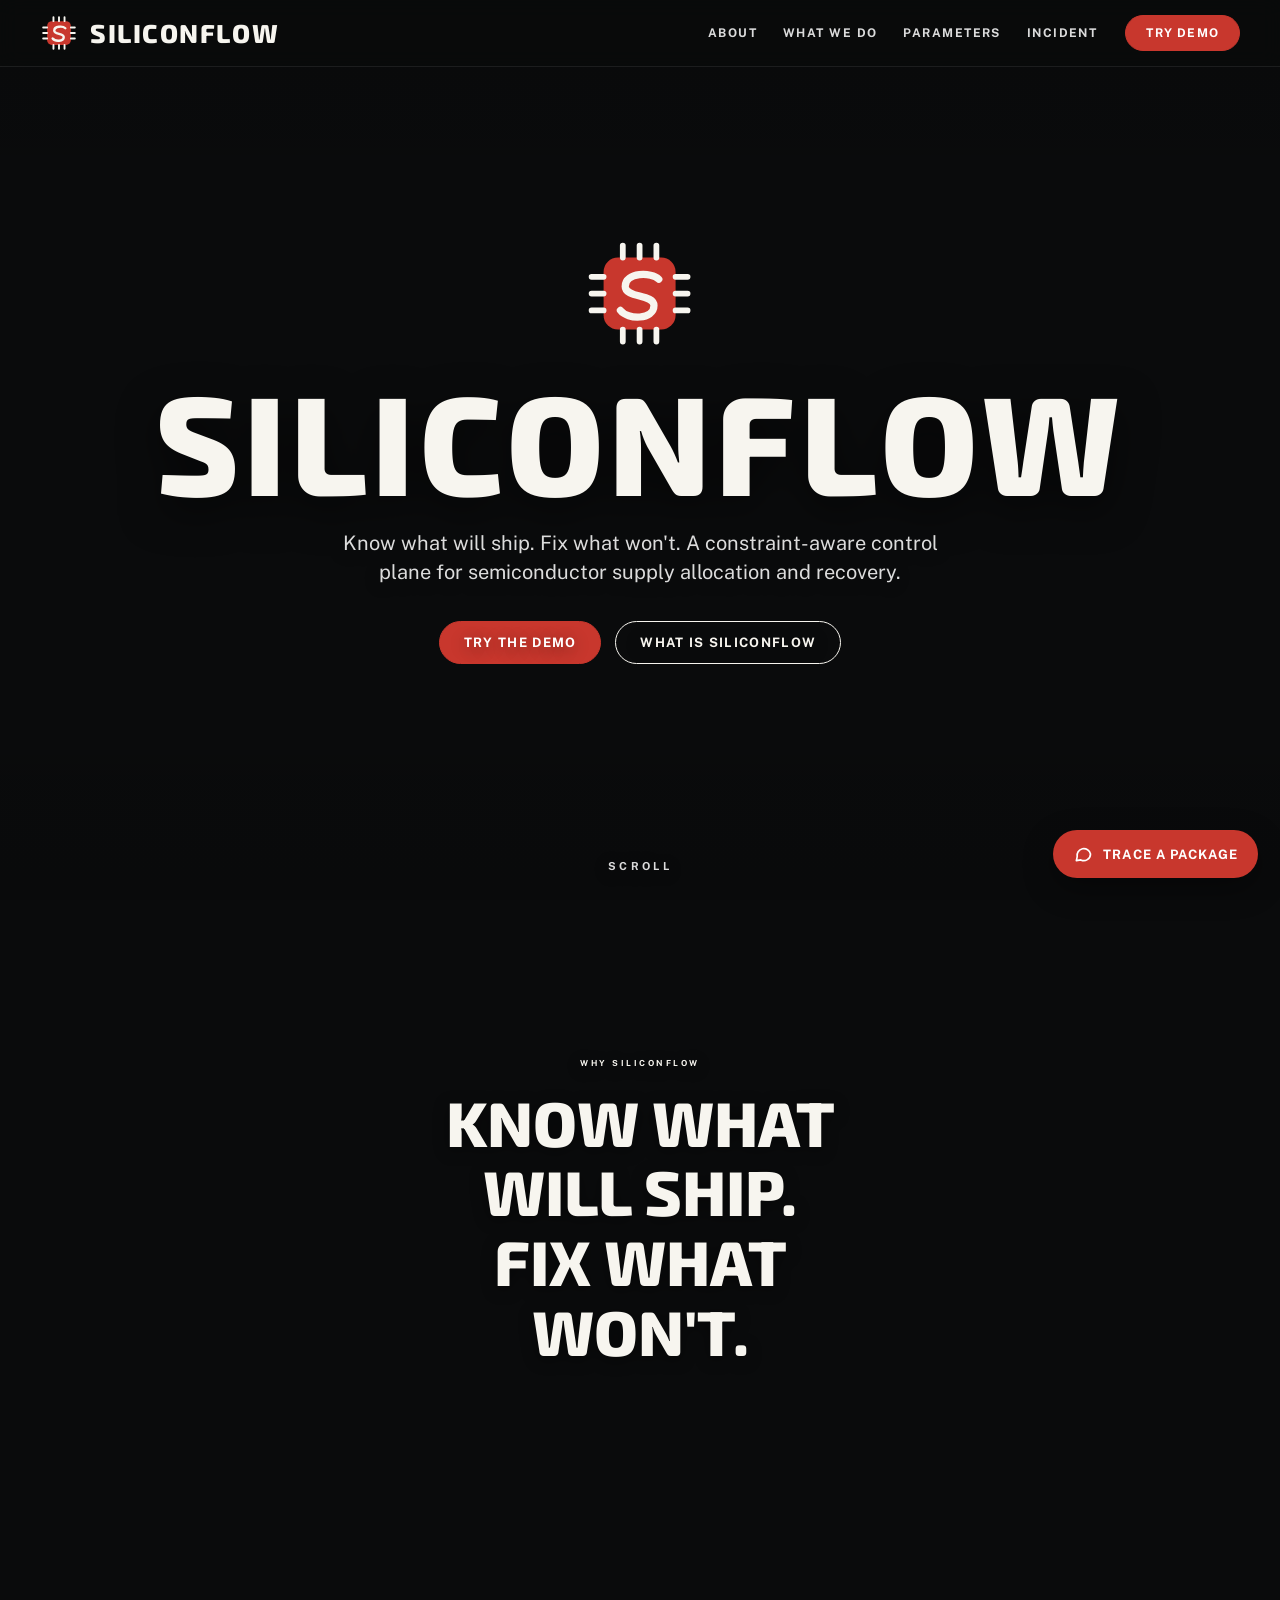
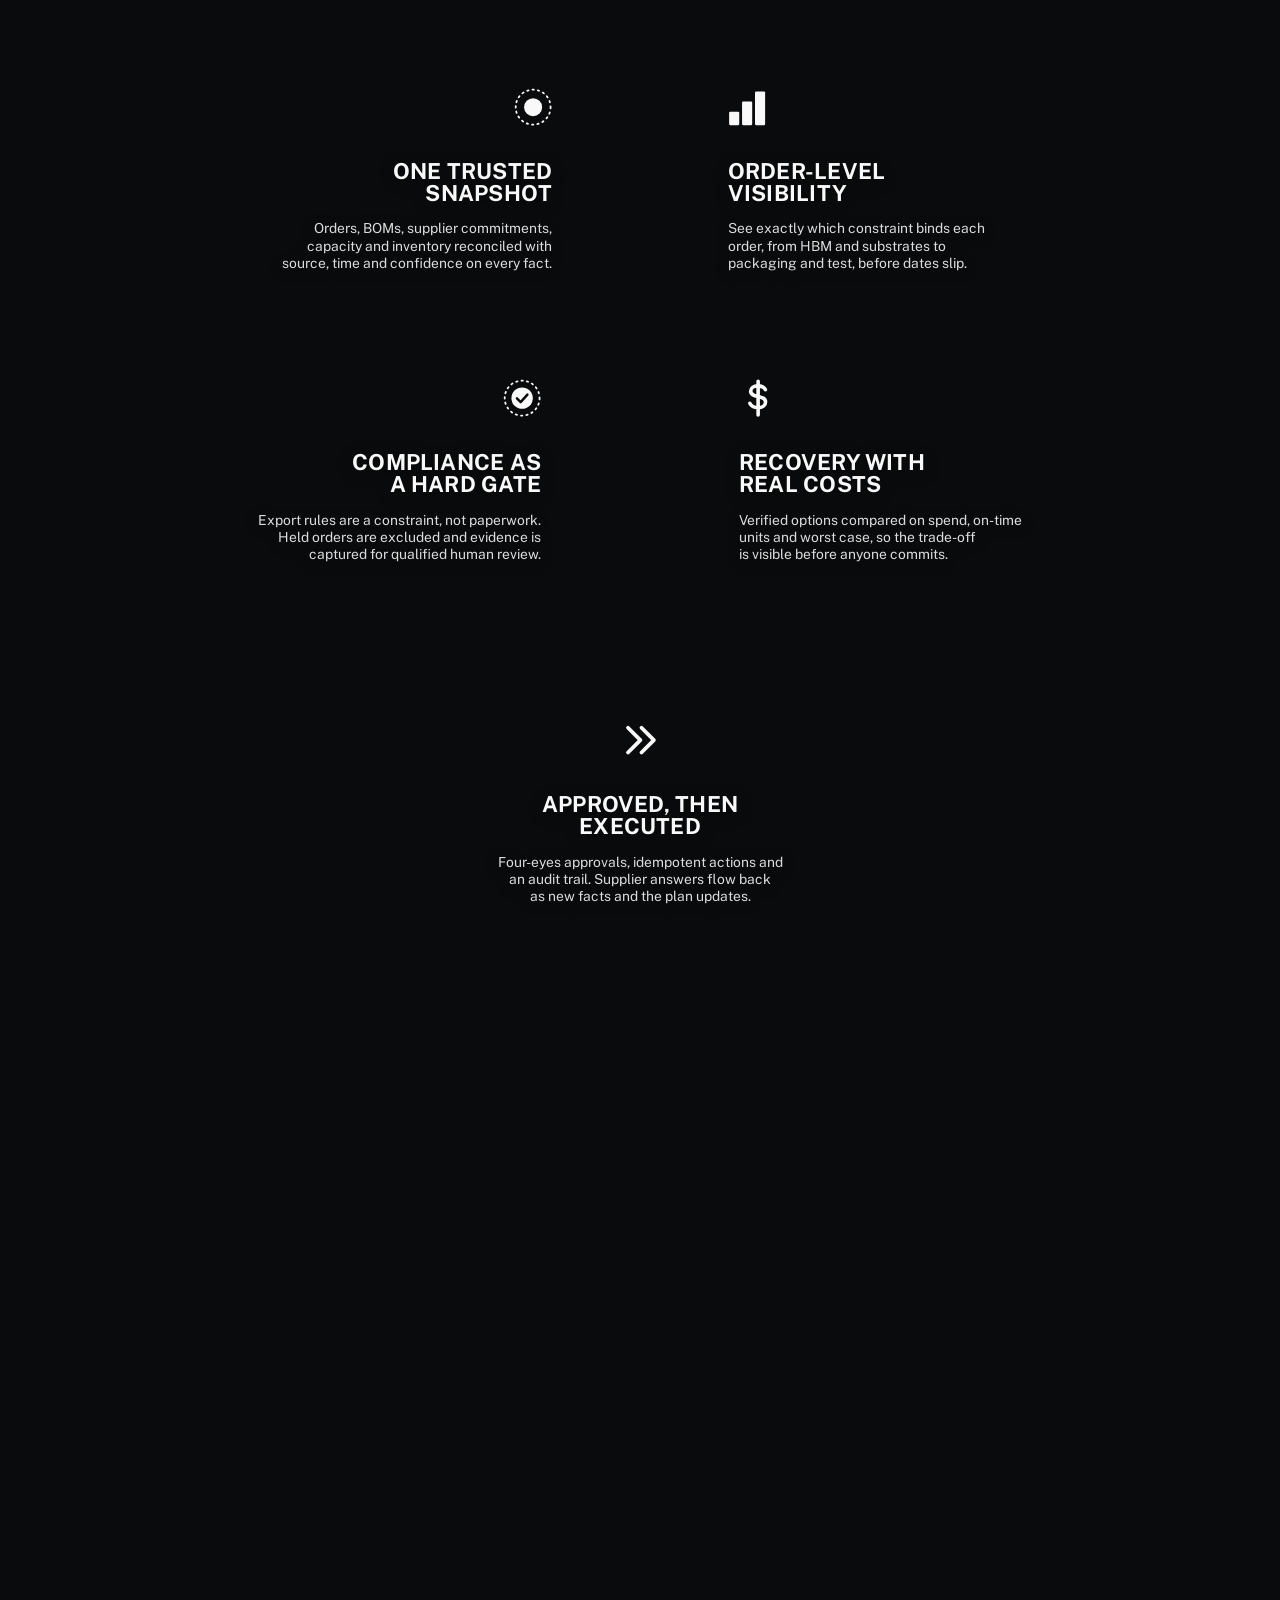
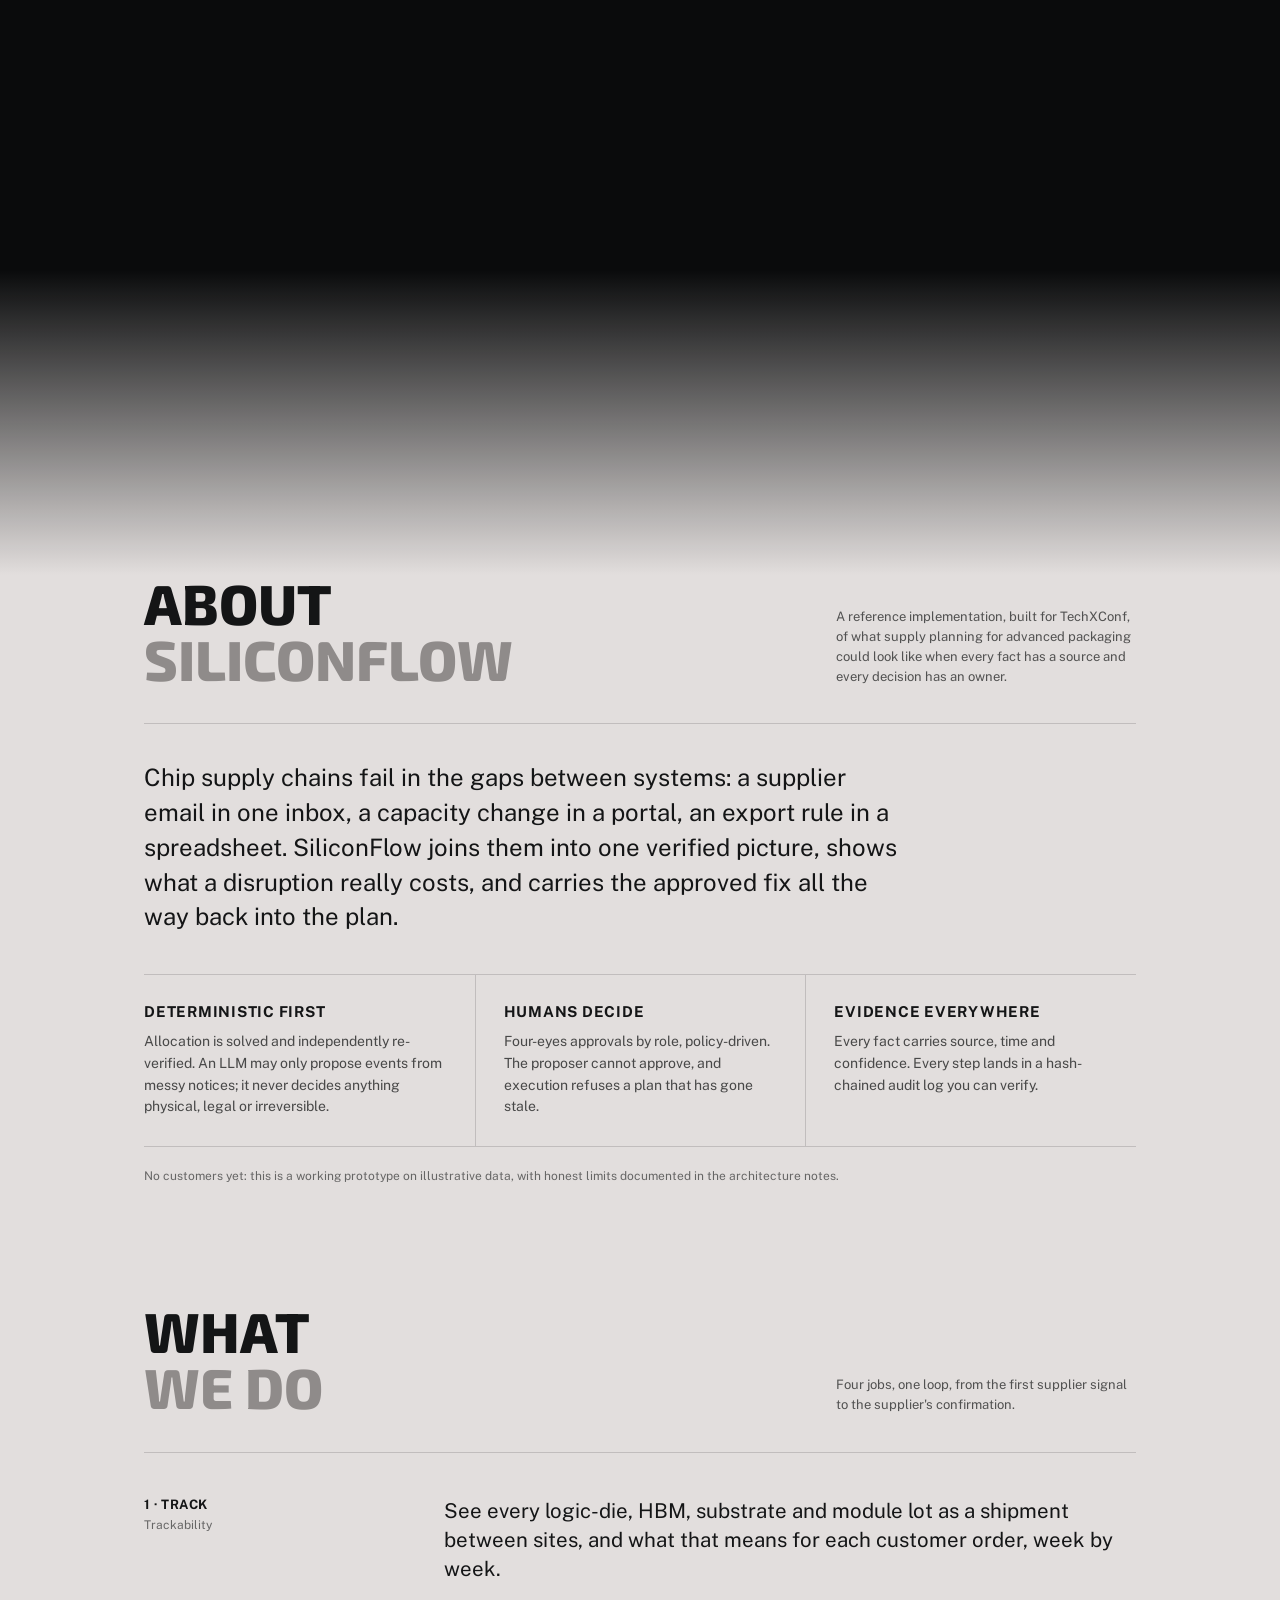
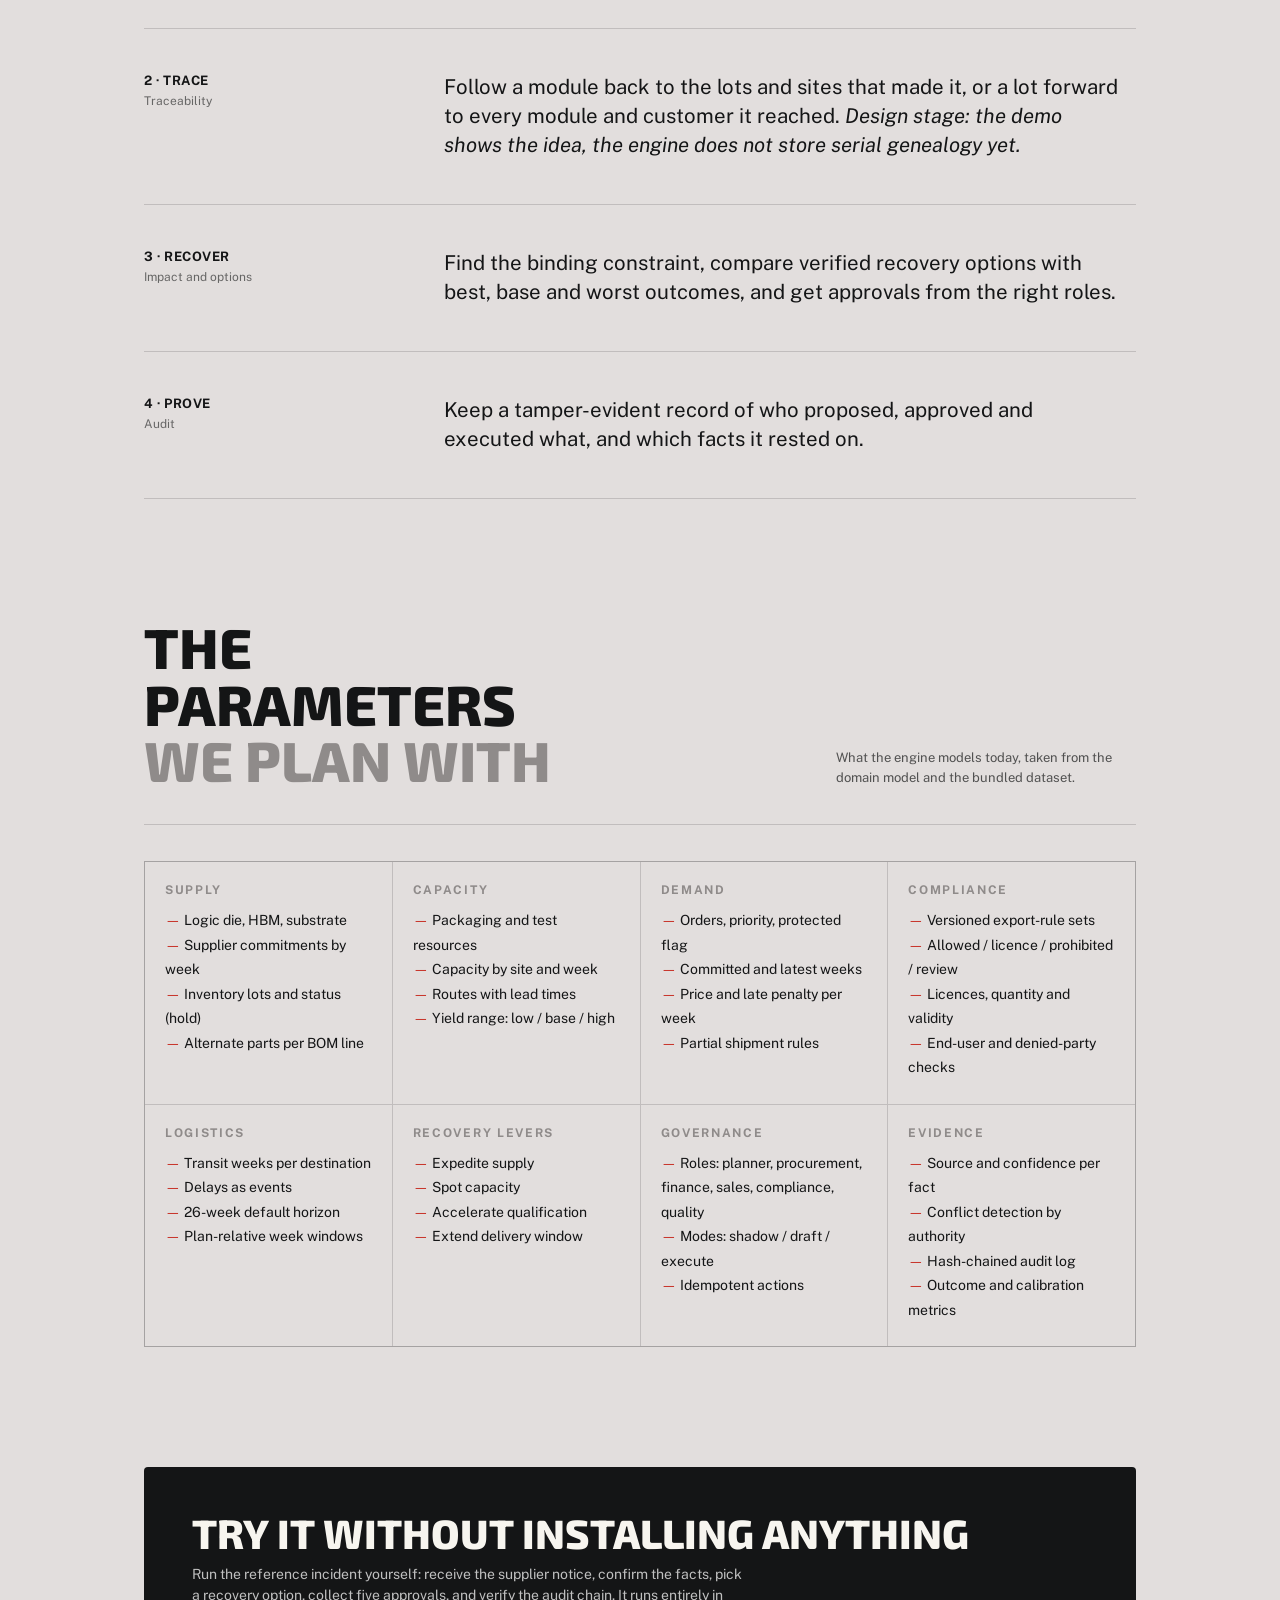
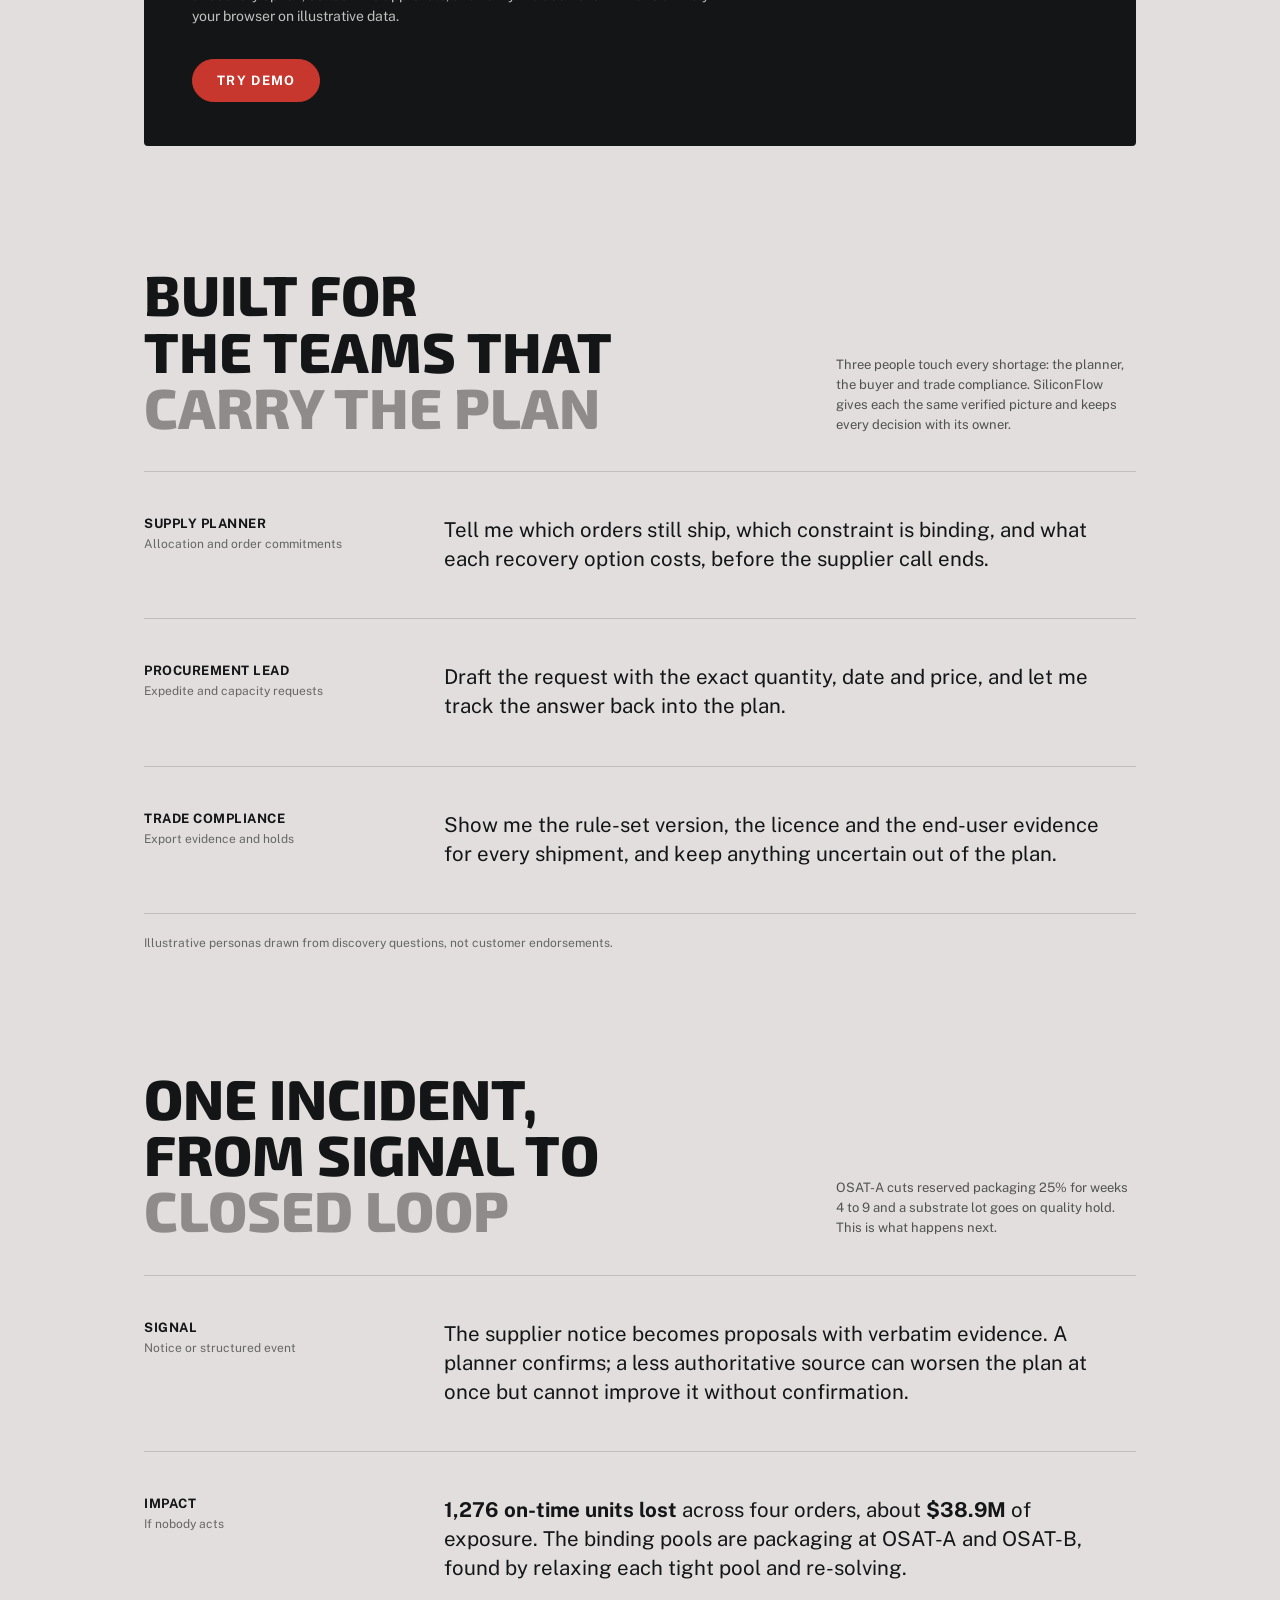
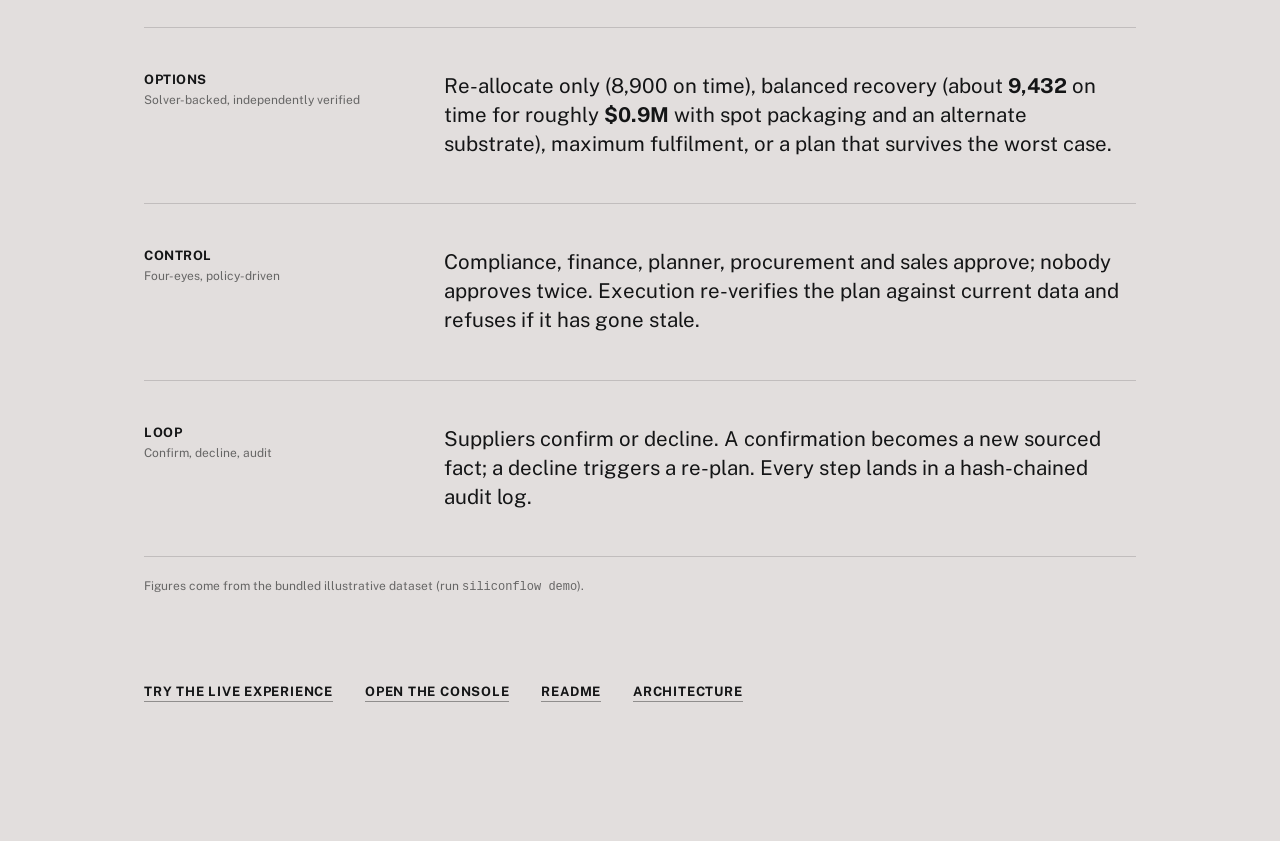
<file: ui/index.html>
<!doctype html>
<html lang="en">
<head>
<meta charset="utf-8">
<meta name="viewport" content="width=device-width, initial-scale=1">
<title>SiliconFlow - Know what will ship. Fix what won't.</title>
<meta name="description" content="SiliconFlow is a constraint-aware control plane for semiconductor supply allocation and recovery: find the binding constraint, compare verified recovery options, and carry the approved one out with a full audit trail.">
<link rel="preconnect" href="https://fonts.googleapis.com">
<link rel="preconnect" href="https://fonts.gstatic.com" crossorigin>
<link href="https://fonts.googleapis.com/css2?family=Exo+2:wght@800&family=Public+Sans:wght@400;700&display=swap" rel="stylesheet">
<style>
  :root {
    --u: min(100vh / 800, 100vw / 716);          /* 1280x800 design frame; 800 design px = one viewport height */
    --cream: #F7F5EF;
    --white: #F9F9F9;
    --body: rgba(249, 249, 249, .88);
    --track: #0a0b0c;
    --cloud: #e2dedd;
    --ink: #141516;
    --display: "Exo 2", "Arial Black", Impact, system-ui, sans-serif;
    --ui: "Public Sans", system-ui, -apple-system, "Segoe UI", Roboto, sans-serif;
  }
  @media (max-width: 609px), (max-aspect-ratio: 1/1) { :root { --u: min(100vw / 390, 1.6px); } }

  * { box-sizing: border-box; }
  html { background: var(--cloud); }
  body { margin: 0; background: var(--cloud); color: var(--ink); font-family: var(--ui); overflow-x: hidden; -webkit-font-smoothing: antialiased; }

  /* ---------- track + sticky scene ---------- */
  .track { position: relative; background: var(--track); overflow-x: clip; min-height: 300vh; }
  .scene { position: sticky; top: 0; height: 100vh; height: 100lvh; overflow: hidden; background: var(--track); }
  .scene video { position: absolute; inset: 0; width: 100%; height: 100%; object-fit: cover; display: block; }
  .scene::after { content: ""; position: absolute; inset: 0; pointer-events: none;
    background: linear-gradient(to bottom, rgba(0,0,0,.12), rgba(0,0,0,.02) 22%, rgba(0,0,0,.02) 78%, rgba(0,0,0,.10)); }

  /* ---------- scrolling content ---------- */
  .content { position: absolute; top: 0; left: 0; right: 0; color: var(--white); z-index: 2; pointer-events: none; }
  .content a, .content * { pointer-events: auto; }
  .content, .content * { text-shadow: 0 calc(3 * var(--u)) calc(14 * var(--u)) rgba(0,0,0,.45); }

  .intro { position: absolute; top: calc(940vh / 8); left: 50%; transform: translateX(-50%); width: calc(1280 * var(--u)); text-align: center; }
  .eyebrow { margin: 0 0 calc(18 * var(--u)); font: 700 calc(7.4 * var(--u)) / 1.2 var(--ui); letter-spacing: .304em; color: var(--cream); text-transform: uppercase; }
  .headline { margin: 0; font: 800 calc(56 * var(--u)) / calc(62 * var(--u)) var(--display); text-transform: uppercase; color: var(--cream);
    text-shadow: 0 calc(12 * var(--u)) calc(32 * var(--u)) rgba(0,0,0,.5); }
  .headline span { display: block; white-space: nowrap; }

  .feat { position: absolute; width: calc(300 * var(--u)); }
  .feat .icon { display: block; width: calc(34 * var(--u)); height: calc(34 * var(--u)); margin-bottom: calc(30 * var(--u)); color: var(--white); }
  .feat .icon svg { width: 100%; height: 100%; display: block; overflow: visible; }
  .feat h3 { margin: 0 0 calc(14 * var(--u)); font: 700 calc(19.6 * var(--u)) / calc(20 * var(--u)) var(--ui); text-transform: uppercase; color: var(--white); letter-spacing: .01em; }
  .feat p { margin: 0; font: 400 calc(12.3 * var(--u)) / calc(15.4 * var(--u)) var(--ui); color: var(--body); }
  .feat h3 span, .feat p span { display: block; white-space: nowrap; }
  .feat.l { text-align: right; }
  .feat.l .icon { margin-left: auto; }
  .feat.r { text-align: left; }
  .feat.c { text-align: center; left: 50%; transform: translateX(-50%); }
  .feat.c .icon { margin-left: auto; margin-right: auto; }

  .r1.l { top: calc(1500vh / 8); left: calc(50% - 78 * var(--u) - 300 * var(--u)); }
  .r1.r { top: calc(1500vh / 8); left: calc(50% + 78 * var(--u)); }
  .r2.l { top: calc(1759vh / 8); left: calc(50% - 88 * var(--u) - 300 * var(--u)); }
  .r2.r { top: calc(1759vh / 8); left: calc(50% + 88 * var(--u)); }
  .r3.c { top: calc(2063vh / 8); }

  /* ---------- portrait ---------- */
  @media (max-width: 609px), (max-aspect-ratio: 1/1) {
    .content { padding: 112vh 22px 0; display: flex; flex-direction: column; align-items: center; }
    .intro, .feat { position: static; transform: none; width: auto; max-width: 100%; left: auto; top: auto; text-align: center; }
    .intro { margin-bottom: 24vh; }
    .headline { font-size: clamp(34px, calc(46 * var(--u)), 72px); line-height: 1.1; }
    .headline span { white-space: normal; }
    .eyebrow { font-size: 11px; }
    .feat + .feat { margin-top: 16vh; }
    .feat.l, .feat.r, .feat.c { text-align: center; left: auto; transform: none; }
    .feat .icon, .feat.l .icon { width: 40px; height: 40px; margin: 0 auto 22px; }
    .feat h3 { font-size: 20px; line-height: 1.15; margin-bottom: 12px; }
    .feat p { font-size: 14px; line-height: 1.5; }
    .feat h3 span, .feat p span { display: inline; white-space: normal; }
    .feat h3 span::after, .feat p span::after { content: " "; }
    .content, .content * { text-shadow: 0 2px 12px rgba(0,0,0,.5); }
    .headline { text-shadow: 0 6px 20px rgba(0,0,0,.5); }
  }

  /* ---------- text section ---------- */
  .trust { position: relative; z-index: 3; margin-top: -34vh; color: var(--ink); background: var(--cloud); }
  .trust::before { content: ""; position: absolute; left: 0; right: 0; top: 0; height: 34vh; transform: translateY(-100%); pointer-events: none;
    background: linear-gradient(to bottom, rgba(226,222,221,0), var(--cloud)); }
  .trust-in { max-width: 1120px; margin: 0 auto; padding: 0 64px 140px; }
  .trust-in > .block + .block { margin-top: 120px; }
  .thead { display: grid; grid-template-columns: 1fr 300px; gap: 40px; align-items: end; padding-bottom: 36px; border-bottom: 1px solid rgba(20,21,22,.16); }
  .thead h2 { margin: 0; font: 800 clamp(34px, 4.4vw, 60px) / 1 var(--display); text-transform: uppercase; }
  .thead h2 span { display: block; }
  .thead h2 span:last-child { color: #8f8b8a; }
  .thead p { margin: 0; font-size: 13px; line-height: 1.55; color: rgba(20,21,22,.7); }
  .row { display: grid; grid-template-columns: 260px 1fr; gap: 40px; padding: 44px 0; border-bottom: 1px solid rgba(20,21,22,.16); }
  .row .who b { display: block; font-size: 13px; font-weight: 700; text-transform: uppercase; letter-spacing: .04em; }
  .row .who i { display: block; margin-top: 6px; font-style: normal; font-size: 12px; color: rgba(20,21,22,.6); }
  .row q, .row .what { display: block; max-width: 680px; margin: 0; quotes: none; font-size: clamp(17px, 1.6vw, 21px); line-height: 1.42; font-weight: 400; }
  .row .what b { font-weight: 700; }
  .caption { margin: 22px 0 0; font-size: 12px; color: rgba(20,21,22,.6); }
  .foot { margin-top: 90px; display: flex; flex-wrap: wrap; gap: 12px 32px; font-size: 13px; font-weight: 700; text-transform: uppercase; letter-spacing: .06em; }
  .foot a { color: var(--ink); text-decoration: none; border-bottom: 1px solid rgba(20,21,22,.4); padding-bottom: 2px; }
  .foot a:hover { border-color: var(--ink); }
  @media (max-width: 760px) {
    .trust-in { padding: 0 22px 100px; }
    .thead { grid-template-columns: 1fr; gap: 18px; }
    .row { grid-template-columns: 1fr; gap: 14px; padding: 32px 0; }
  }

  /* ---------- nav + hero ---------- */
  .logo { display: inline-flex; align-items: center; gap: 12px; color: var(--cream); text-decoration: none; }
  .logo svg { width: 38px; height: 38px; flex: none; }
  .logo b { font: 800 26px/1 var(--display); letter-spacing: .06em; text-transform: uppercase; }
  .topnav { position: fixed; top: 0; left: 0; right: 0; z-index: 10; display: flex; align-items: center; gap: 28px; padding: 14px 40px;
    background: rgba(10,11,12,.55); -webkit-backdrop-filter: blur(10px); backdrop-filter: blur(10px); border-bottom: 1px solid rgba(255,255,255,.08); }
  .topnav .links { display: flex; gap: 26px; margin-left: auto; }
  .topnav .links a { color: var(--body); text-decoration: none; font: 700 12px/1 var(--ui); letter-spacing: .12em; text-transform: uppercase; }
  .topnav .links a:hover { color: #fff; }
  .btn { display: inline-block; text-decoration: none; font: 700 13px/1 var(--ui); letter-spacing: .1em; text-transform: uppercase; padding: 14px 24px; border-radius: 999px; border: 1.5px solid var(--cream); color: var(--cream); }
  .btn.solid { background: #c8372d; border-color: #c8372d; color: #fff; }
  .btn:hover { filter: brightness(1.12); }
  .topnav .btn { padding: 11px 20px; font-size: 12px; }
  .hero { position: absolute; top: 0; left: 0; right: 0; height: 100vh; display: flex; flex-direction: column; align-items: center; justify-content: center; text-align: center; padding: 0 24px; }
  .hero .mark { width: clamp(72px, 9vw, 120px); height: auto; margin-bottom: 22px; }
  .hero h1 { margin: 0; font: 800 clamp(48px, 11vw, 168px) / .95 var(--display); letter-spacing: .03em; text-transform: uppercase; color: var(--cream); text-shadow: 0 12px 40px rgba(0,0,0,.55); }
  .hero p { margin: 22px 0 0; max-width: 640px; font: 400 clamp(15px, 1.6vw, 20px) / 1.45 var(--ui); color: var(--body); }
  .hero .cta { display: flex; gap: 14px; margin-top: 34px; flex-wrap: wrap; justify-content: center; }
  .hero .scroll { position: absolute; bottom: 28px; font: 700 11px/1 var(--ui); letter-spacing: .3em; text-transform: uppercase; color: var(--body); }
  @media (max-width: 760px) { .topnav { padding: 12px 16px; gap: 12px; } .topnav .links a { display: none; } .logo b { font-size: 20px; } .logo svg { width: 30px; height: 30px; } }
  html { scroll-behavior: smooth; } .trust .block, .trust .band { scroll-margin-top: 90px; }

  /* ---------- about / what / parameters ---------- */
  .lead { max-width: 760px; margin: 36px 0 0; font-size: clamp(18px, 1.9vw, 24px); line-height: 1.45; }
  .pillars { display: grid; grid-template-columns: repeat(3, 1fr); gap: 0; margin-top: 40px; border-top: 1px solid rgba(20,21,22,.16); }
  .pillars > div { padding: 28px 28px 28px 0; border-bottom: 1px solid rgba(20,21,22,.16); }
  .pillars > div + div { padding-left: 28px; border-left: 1px solid rgba(20,21,22,.16); }
  .pillars h3 { margin: 0 0 10px; font: 700 15px/1.2 var(--ui); text-transform: uppercase; letter-spacing: .05em; }
  .pillars p { margin: 0; font-size: 14px; line-height: 1.55; color: rgba(20,21,22,.75); }
  .params { display: grid; grid-template-columns: repeat(4, 1fr); gap: 1px; margin-top: 36px; background: rgba(20,21,22,.16); border: 1px solid rgba(20,21,22,.16); }
  .params > div { background: var(--cloud); padding: 22px 20px 24px; }
  .params h4 { margin: 0 0 12px; font: 700 12px/1 var(--ui); letter-spacing: .14em; text-transform: uppercase; color: #8f8b8a; }
  .params ul { margin: 0; padding: 0; list-style: none; font-size: 14px; line-height: 1.75; }
  .params li::before { content: "— "; color: #c8372d; }
  .band { display: flex; align-items: center; justify-content: space-between; gap: 32px; flex-wrap: wrap; padding: 44px 48px; background: #141516; color: var(--cream); border-radius: 4px; }
  .band h2 { margin: 0; font: 800 clamp(26px, 3.2vw, 42px) / 1.05 var(--display); text-transform: uppercase; }
  .band p { margin: 10px 0 0; max-width: 560px; font-size: 14px; line-height: 1.5; color: rgba(249,249,249,.75); }
  .trust-in > .block + .band, .trust-in > .band + .block { margin-top: 120px; }
  @media (max-width: 900px) { .pillars, .params { grid-template-columns: 1fr 1fr; } .pillars > div, .pillars > div + div { padding: 22px 16px 22px 0; border-left: 0; } }
  @media (max-width: 560px) { .pillars, .params { grid-template-columns: 1fr; } .band { padding: 30px 24px; } }
  @media (prefers-reduced-motion: reduce) { html { scroll-behavior: auto; } }
</style>
</head>
<body>

<header class="topnav">
  <a class="logo" href="#top" aria-label="SiliconFlow home"><svg viewBox="0 0 48 48" fill="none" aria-hidden="true"><rect x="9" y="9" width="30" height="30" rx="6" fill="#c8372d"/><g stroke="#F7F5EF" stroke-width="2.4" stroke-linecap="round"><path d="M17 4v5M24 4v5M31 4v5M17 39v5M24 39v5M31 39v5M4 17h5M4 24h5M4 31h5M39 17h5M39 24h5M39 31h5"/></g><path d="M32 18c-3-3-14-3-14 3 0 5 12 3 12 8 0 6-11 6-14 2" stroke="#F7F5EF" stroke-width="3" stroke-linecap="round" fill="none"/></svg><b>SiliconFlow</b></a>
  <nav class="links" aria-label="Sections"><a href="#about">About</a><a href="#what">What we do</a><a href="#parameters">Parameters</a><a href="#incident">Incident</a></nav>
  <a class="btn solid" href="experience/">Try demo</a>
</header>
<main class="track" id="track">
  <div class="scene">
    <video id="clip" muted playsinline preload="auto" disablepictureinpicture
           poster="https://d2ol7oe51mr4n9.cloudfront.net/user_38xzZboKViGWJOttwIXH07lWA1P/5e018553-cb8a-420a-819f-fcdfa08e5df0.jpg"></video>
  </div>

  <div class="content" id="content">
    <section class="hero" id="top" aria-label="SiliconFlow">
      <svg class="mark" viewBox="0 0 48 48" fill="none" aria-hidden="true"><rect x="9" y="9" width="30" height="30" rx="6" fill="#c8372d"/><g stroke="#F7F5EF" stroke-width="2.4" stroke-linecap="round"><path d="M17 4v5M24 4v5M31 4v5M17 39v5M24 39v5M31 39v5M4 17h5M4 24h5M4 31h5M39 17h5M39 24h5M39 31h5"/></g><path d="M32 18c-3-3-14-3-14 3 0 5 12 3 12 8 0 6-11 6-14 2" stroke="#F7F5EF" stroke-width="3" stroke-linecap="round" fill="none"/></svg>
      <h1>SiliconFlow</h1>
      <p>Know what will ship. Fix what won't. A constraint-aware control plane for semiconductor supply allocation and recovery.</p>
      <div class="cta"><a class="btn solid" href="experience/">Try the demo</a><a class="btn" href="#about">What is SiliconFlow</a></div>
      <span class="scroll">Scroll</span>
    </section>

    <header class="intro">
      <p class="eyebrow">Why SiliconFlow</p>
      <h1 class="headline"><span>Know what</span><span>will ship.</span><span>Fix what</span><span>won't.</span></h1>
    </header>

    <article class="feat r1 l">
      <span class="icon" aria-hidden="true"><svg viewBox="0 0 34 34" fill="none"><circle cx="17" cy="17" r="15.5" stroke="currentColor" stroke-width="1.6" stroke-dasharray="1.2 3.6" stroke-linecap="round"/><circle cx="17" cy="17" r="8" fill="currentColor"/></svg></span>
      <h3><span>One trusted</span><span>snapshot</span></h3>
      <p><span>Orders, BOMs, supplier commitments,</span><span>capacity and inventory reconciled with</span><span>source, time and confidence on every fact.</span></p>
    </article>
    <article class="feat r1 r">
      <span class="icon" aria-hidden="true"><svg viewBox="0 0 34 34" fill="currentColor"><rect x="1" y="21" width="9" height="12" rx="1"/><rect x="12.5" y="12" width="9" height="21" rx="1"/><rect x="24" y="3" width="9" height="30" rx="1"/></svg></span>
      <h3><span>Order-level</span><span>visibility</span></h3>
      <p><span>See exactly which constraint binds each</span><span>order, from HBM and substrates to</span><span>packaging and test, before dates slip.</span></p>
    </article>

    <article class="feat r2 l">
      <span class="icon" aria-hidden="true"><svg viewBox="0 0 34 34" fill="none"><circle cx="17" cy="17" r="15.5" stroke="currentColor" stroke-width="1.6" stroke-dasharray="1.2 3.6" stroke-linecap="round"/><circle cx="17" cy="17" r="9.5" fill="currentColor"/><path d="M12.4 17.2l3.3 3.3 6-6.6" stroke="#0a0b0c" stroke-width="2.2" stroke-linecap="round" stroke-linejoin="round"/></svg></span>
      <h3><span>Compliance as</span><span>a hard gate</span></h3>
      <p><span>Export rules are a constraint, not paperwork.</span><span>Held orders are excluded and evidence is</span><span>captured for qualified human review.</span></p>
    </article>
    <article class="feat r2 r">
      <span class="icon" aria-hidden="true"><svg viewBox="0 0 34 34" fill="none"><path d="M23.5 9.5c-1.2-2.2-3.7-3.4-6.7-3.4-3.9 0-6.4 1.9-6.4 4.7 0 6.6 13.2 3 13.2 9.6 0 3-2.7 5.1-6.8 5.1-3.3 0-6-1.4-7.2-3.9M17 2v30" stroke="currentColor" stroke-width="3.2" stroke-linecap="round"/></svg></span>
      <h3><span>Recovery with</span><span>real costs</span></h3>
      <p><span>Verified options compared on spend, on-time</span><span>units and worst case, so the trade-off</span><span>is visible before anyone commits.</span></p>
    </article>

    <article class="feat r3 c last">
      <span class="icon" aria-hidden="true"><svg viewBox="0 0 34 34" fill="none"><path d="M6 6l11 11L6 28M18 6l11 11-11 11" stroke="currentColor" stroke-width="3.4" stroke-linecap="round" stroke-linejoin="round"/></svg></span>
      <h3><span>Approved, then</span><span>executed</span></h3>
      <p><span>Four-eyes approvals, idempotent actions and</span><span>an audit trail. Supplier answers flow back</span><span>as new facts and the plan updates.</span></p>
    </article>
  </div>
</main>

<section class="trust" id="trust">
  <div class="trust-in">
    <div class="block" id="about">
      <div class="thead">
        <h2><span>About</span><span>SiliconFlow</span></h2>
        <p>A reference implementation, built for TechXConf, of what supply planning for advanced packaging could look like when every fact has a source and every decision has an owner.</p>
      </div>
      <p class="lead">Chip supply chains fail in the gaps between systems: a supplier email in one inbox, a capacity change in a portal, an export rule in a spreadsheet. SiliconFlow joins them into one verified picture, shows what a disruption really costs, and carries the approved fix all the way back into the plan.</p>
      <div class="pillars">
        <div><h3>Deterministic first</h3><p>Allocation is solved and independently re-verified. An LLM may only propose events from messy notices; it never decides anything physical, legal or irreversible.</p></div>
        <div><h3>Humans decide</h3><p>Four-eyes approvals by role, policy-driven. The proposer cannot approve, and execution refuses a plan that has gone stale.</p></div>
        <div><h3>Evidence everywhere</h3><p>Every fact carries source, time and confidence. Every step lands in a hash-chained audit log you can verify.</p></div>
      </div>
      <p class="caption">No customers yet: this is a working prototype on illustrative data, with honest limits documented in the architecture notes.</p>
    </div>

    <div class="block" id="what">
      <div class="thead">
        <h2><span>What</span><span>we do</span></h2>
        <p>Four jobs, one loop, from the first supplier signal to the supplier's confirmation.</p>
      </div>
      <div class="row"><div class="who"><b>1 · Track</b><i>Trackability</i></div>
        <p class="what" style="margin:0">See every logic-die, HBM, substrate and module lot as a shipment between sites, and what that means for each customer order, week by week.</p></div>
      <div class="row"><div class="who"><b>2 · Trace</b><i>Traceability</i></div>
        <p class="what" style="margin:0">Follow a module back to the lots and sites that made it, or a lot forward to every module and customer it reached. <i>Design stage: the demo shows the idea, the engine does not store serial genealogy yet.</i></p></div>
      <div class="row"><div class="who"><b>3 · Recover</b><i>Impact and options</i></div>
        <p class="what" style="margin:0">Find the binding constraint, compare verified recovery options with best, base and worst outcomes, and get approvals from the right roles.</p></div>
      <div class="row"><div class="who"><b>4 · Prove</b><i>Audit</i></div>
        <p class="what" style="margin:0">Keep a tamper-evident record of who proposed, approved and executed what, and which facts it rested on.</p></div>
    </div>

    <div class="block" id="parameters">
      <div class="thead">
        <h2><span>The</span><span>parameters</span><span>we plan with</span></h2>
        <p>What the engine models today, taken from the domain model and the bundled dataset.</p>
      </div>
      <div class="params">
        <div><h4>Supply</h4><ul><li>Logic die, HBM, substrate</li><li>Supplier commitments by week</li><li>Inventory lots and status (hold)</li><li>Alternate parts per BOM line</li></ul></div>
        <div><h4>Capacity</h4><ul><li>Packaging and test resources</li><li>Capacity by site and week</li><li>Routes with lead times</li><li>Yield range: low / base / high</li></ul></div>
        <div><h4>Demand</h4><ul><li>Orders, priority, protected flag</li><li>Committed and latest weeks</li><li>Price and late penalty per week</li><li>Partial shipment rules</li></ul></div>
        <div><h4>Compliance</h4><ul><li>Versioned export-rule sets</li><li>Allowed / licence / prohibited / review</li><li>Licences, quantity and validity</li><li>End-user and denied-party checks</li></ul></div>
        <div><h4>Logistics</h4><ul><li>Transit weeks per destination</li><li>Delays as events</li><li>26-week default horizon</li><li>Plan-relative week windows</li></ul></div>
        <div><h4>Recovery levers</h4><ul><li>Expedite supply</li><li>Spot capacity</li><li>Accelerate qualification</li><li>Extend delivery window</li></ul></div>
        <div><h4>Governance</h4><ul><li>Roles: planner, procurement, finance, sales, compliance, quality</li><li>Modes: shadow / draft / execute</li><li>Idempotent actions</li></ul></div>
        <div><h4>Evidence</h4><ul><li>Source and confidence per fact</li><li>Conflict detection by authority</li><li>Hash-chained audit log</li><li>Outcome and calibration metrics</li></ul></div>
      </div>
    </div>

    <div class="band" id="demo">
      <div><h2>Try it without installing anything</h2><p>Run the reference incident yourself: receive the supplier notice, confirm the facts, pick a recovery option, collect five approvals, and verify the audit chain. It runs entirely in your browser on illustrative data.</p></div>
      <a class="btn solid" href="experience/">Try demo</a>
    </div>

    <div class="block" id="people">
      <div class="thead">
        <h2><span>Built for</span><span>the teams that</span><span>carry the plan</span></h2>
        <p>Three people touch every shortage: the planner, the buyer and trade compliance. SiliconFlow gives each the same verified picture and keeps every decision with its owner.</p>
      </div>
      <div class="row"><div class="who"><b>Supply planner</b><i>Allocation and order commitments</i></div>
        <p class="what" style="margin:0">Tell me which orders still ship, which constraint is binding, and what each recovery option costs, before the supplier call ends.</p></div>
      <div class="row"><div class="who"><b>Procurement lead</b><i>Expedite and capacity requests</i></div>
        <p class="what" style="margin:0">Draft the request with the exact quantity, date and price, and let me track the answer back into the plan.</p></div>
      <div class="row"><div class="who"><b>Trade compliance</b><i>Export evidence and holds</i></div>
        <p class="what" style="margin:0">Show me the rule-set version, the licence and the end-user evidence for every shipment, and keep anything uncertain out of the plan.</p></div>
      <p class="caption">Illustrative personas drawn from discovery questions, not customer endorsements.</p>
    </div>

    <div class="block" id="incident">
      <div class="thead">
        <h2><span>One incident,</span><span>from signal to</span><span>closed loop</span></h2>
        <p>OSAT-A cuts reserved packaging 25% for weeks 4 to 9 and a substrate lot goes on quality hold. This is what happens next.</p>
      </div>
      <div class="row"><div class="who"><b>Signal</b><i>Notice or structured event</i></div>
        <p class="what" style="margin:0">The supplier notice becomes proposals with verbatim evidence. A planner confirms; a less authoritative source can worsen the plan at once but cannot improve it without confirmation.</p></div>
      <div class="row"><div class="who"><b>Impact</b><i>If nobody acts</i></div>
        <p class="what" style="margin:0"><b>1,276 on-time units lost</b> across four orders, about <b>$38.9M</b> of exposure. The binding pools are packaging at OSAT-A and OSAT-B, found by relaxing each tight pool and re-solving.</p></div>
      <div class="row"><div class="who"><b>Options</b><i>Solver-backed, independently verified</i></div>
        <p class="what" style="margin:0">Re-allocate only (8,900 on time), balanced recovery (about <b>9,432</b> on time for roughly <b>$0.9M</b> with spot packaging and an alternate substrate), maximum fulfilment, or a plan that survives the worst case.</p></div>
      <div class="row"><div class="who"><b>Control</b><i>Four-eyes, policy-driven</i></div>
        <p class="what" style="margin:0">Compliance, finance, planner, procurement and sales approve; nobody approves twice. Execution re-verifies the plan against current data and refuses if it has gone stale.</p></div>
      <div class="row"><div class="who"><b>Loop</b><i>Confirm, decline, audit</i></div>
        <p class="what" style="margin:0">Suppliers confirm or decline. A confirmation becomes a new sourced fact; a decline triggers a re-plan. Every step lands in a hash-chained audit log.</p></div>
      <p class="caption">Figures come from the bundled illustrative dataset (run <code>siliconflow demo</code>).</p>
    </div>

    <nav class="foot" aria-label="Project links">
      <a href="experience/">Try the live experience</a>
      <a href="console/">Open the console</a>
      <a href="https://github.com/aadhi0612/supply-chain-techxconf#readme">README</a>
      <a href="https://github.com/aadhi0612/supply-chain-techxconf/blob/main/docs/ARCHITECTURE.md">Architecture</a>
    </nav>
  </div>
</section>

<script>
(() => {
  const SRC_1080 = "https://d2ol7oe51mr4n9.cloudfront.net/user_38xzZboKViGWJOttwIXH07lWA1P/e02bb27f-80d8-445f-a03e-1b609dac4261.mp4";
  const SRC_720  = "https://d2ol7oe51mr4n9.cloudfront.net/user_38xzZboKViGWJOttwIXH07lWA1P/e8eb434f-d097-4b1b-b9e6-c8b46fa43040.mp4";
  const REC = new URLSearchParams(location.search).has("rec");
  const $ = (s) => document.querySelector(s);
  const track = $("#track"), video = $("#clip"), last = $(".feat.last");
  const clamp = (v, a = 0, b = 1) => Math.min(b, Math.max(a, v));
  const saveData = !!(navigator.connection && navigator.connection.saveData);
  const reduce = matchMedia("(prefers-reduced-motion: reduce)").matches;

  video.muted = true;
  video.src = (innerWidth <= 900 || saveData) ? SRC_720 : SRC_1080;
  video.load();

  let end = 1, knee = 0.5, dur = 5.04, cur = 0, target = 0;
  const trackTop = () => track.getBoundingClientRect().top + scrollY;

  function measure() {
    const vh = innerHeight, top = trackTop();
    const lastBottom = last.getBoundingClientRect().bottom + scrollY - top;
    end = lastBottom + 0.75 * vh;
    knee = lastBottom / end;
    track.style.height = (end + vh) + "px";
  }
  function clipProgress(p) {            // camera climbs only while text is on screen; clouds take over afterwards
    return p < knee ? (p / knee) * 0.46 : 0.46 + ((p - knee) / (1 - knee)) * 0.54;
  }
  function progressFromScroll() { return clamp((scrollY - trackTop()) / end); }
  function targetTime(p) { return clipProgress(p) * (dur - 1 / 48); }

  function seek() {
    if (!video.seeking && Math.abs(cur - video.currentTime) > 1 / 60) video.currentTime = cur;
  }
  function frame() {
    target = targetTime(progressFromScroll());
    cur = reduce ? target : cur + (target - cur) * 0.22;
    seek();
    requestAnimationFrame(frame);
  }
  video.addEventListener("seeked", seek);
  video.addEventListener("loadedmetadata", () => { if (isFinite(video.duration)) dur = video.duration; video.pause(); measure(); });

  addEventListener("resize", measure);
  addEventListener("load", measure);
  if (document.fonts && document.fonts.ready) document.fonts.ready.then(measure);
  measure();

  if (REC) {
    // Deterministic driver for frame-by-frame recording: 6.5 s, hold to 3%, even ease to 94%, hold.
    const carrier = document.createElement("div");
    carrier.style.cssText = "position:fixed;opacity:.03;pointer-events:none;width:0;height:0";
    document.body.appendChild(carrier);
    const anim = carrier.animate([
      { opacity: 0.03, offset: 0 },
      { opacity: 0.03, offset: 0.05, easing: "cubic-bezier(.45,.05,.55,.95)" },
      { opacity: 0.94, offset: 0.92 },
      { opacity: 0.94, offset: 1 },
    ], { duration: 6500, fill: "both" });
    const range = () => end + 0.9 * innerHeight;       // runs past the track so the text section scrolls in
    const apply = () => scrollTo(0, trackTop() + parseFloat(getComputedStyle(carrier).opacity) * range());
    (function loop() { apply(); requestAnimationFrame(loop); })();
    window.__recTime = (v, t) => {
      anim.pause(); anim.currentTime = t * 1000; apply();
      cur = target = targetTime(progressFromScroll());
      return cur;
    };
  } else {
    // keep Safari/iOS from ignoring seeks until the first user gesture
    const prime = () => { video.play().then(() => video.pause()).catch(() => {}); };
    addEventListener("touchstart", prime, { once: true, passive: true });
  }
  requestAnimationFrame(frame);
})();
</script>
<script type="module" src="chat/chat.js"></script>
</body>
</html>
</file>
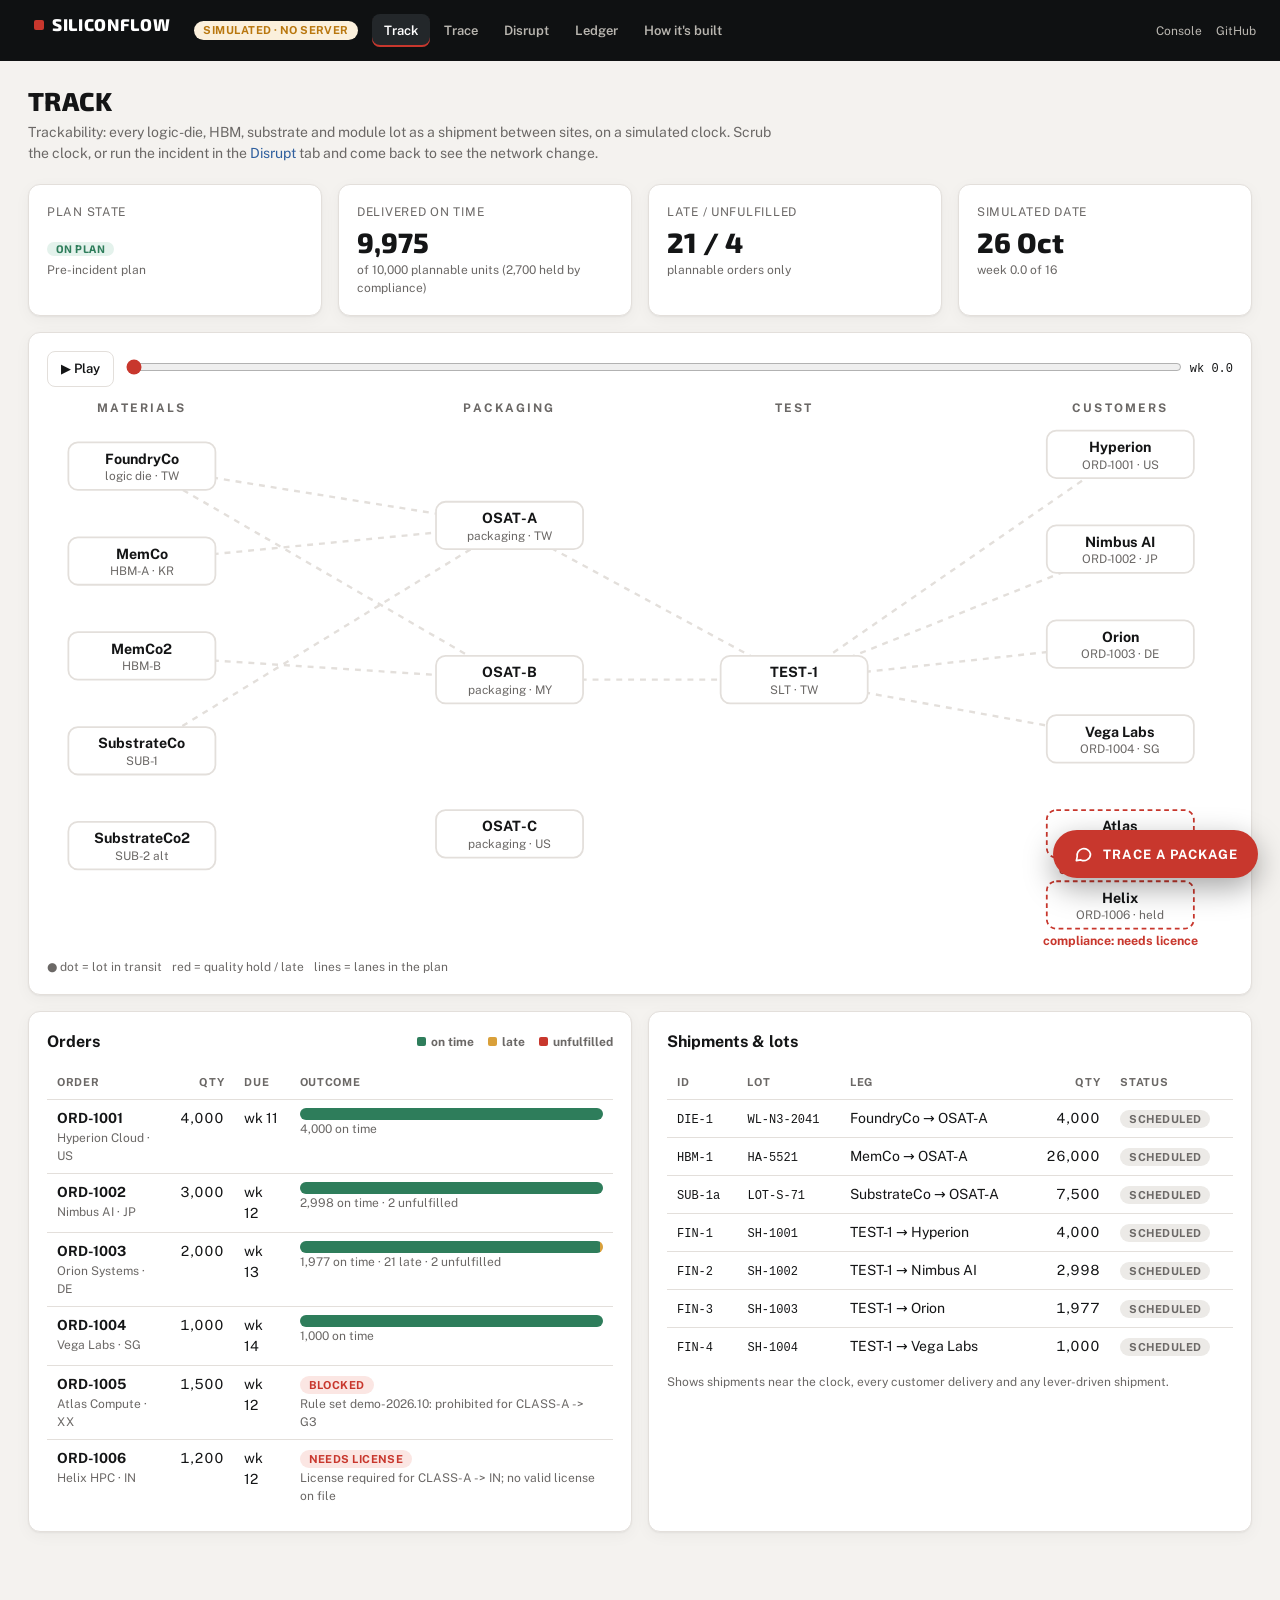
<file: ui/experience/index.html>
<!doctype html>
<html lang="en">
<head>
<meta charset="utf-8">
<meta name="viewport" content="width=device-width, initial-scale=1">
<title>SiliconFlow experience</title>
<meta name="description" content="Interactive, server-free walkthrough of supply-chain tracking, traceability and incident recovery.">
<link rel="preconnect" href="https://fonts.googleapis.com">
<link rel="preconnect" href="https://fonts.gstatic.com" crossorigin>
<link href="https://fonts.googleapis.com/css2?family=Exo+2:wght@800&family=Public+Sans:wght@400;600;700&display=swap" rel="stylesheet">
<link rel="stylesheet" href="../console/console.css">
<link rel="stylesheet" href="experience.css">
</head>
<body>
<div id="app"></div>
<div id="toasts" aria-live="polite"></div>
<script type="module" src="js/main.js"></script>
<script type="module" src="../chat/chat.js"></script>
</body>
</html>
</file>
<file: ui/console/console.css>
:root {
  --bg: #f4f2ef; --panel: #ffffff; --ink: #141516; --muted: #6b6866; --line: #e3dfdb; --soft: #faf9f7;
  --accent: #c8372d; --accent-ink: #ffffff; --ok: #2e7d5b; --warn: #b9770e; --bad: #c8372d; --info: #2f5f9e;
  --ok-bg: #e4f2ec; --warn-bg: #fbf0dc; --bad-bg: #fbe6e3; --info-bg: #e3ecf7; --neutral-bg: #eceae7;
  --side: #0f1112; --side-ink: #e8e6e1; --shadow: 0 1px 2px rgba(0,0,0,.05), 0 4px 16px rgba(0,0,0,.04);
  --display: "Exo 2", "Arial Black", system-ui, sans-serif; --ui: "Public Sans", system-ui, -apple-system, "Segoe UI", Roboto, sans-serif;
  --mono: ui-monospace, SFMono-Regular, Menlo, Consolas, monospace;
}
@media (prefers-color-scheme: dark) {
  :root { --bg: #0c0d0e; --panel: #151718; --ink: #ecebe8; --muted: #9a9692; --line: #272a2c; --soft: #1b1e1f; --accent: #e5564a;
    --ok: #4cc08f; --warn: #e0a640; --bad: #ef6f64; --info: #6fa3e6; --ok-bg: #143026; --warn-bg: #352a12; --bad-bg: #3a1b18; --info-bg: #162538; --neutral-bg: #22262a;
    --side: #08090a; --shadow: 0 1px 2px rgba(0,0,0,.4); }
}
* { box-sizing: border-box; }
html, body { margin: 0; background: var(--bg); color: var(--ink); font: 400 14px/1.5 var(--ui); -webkit-font-smoothing: antialiased; }
a { color: var(--info); text-decoration: none; } a:hover { text-decoration: underline; }
h1, h2, h3, h4 { margin: 0; font-weight: 700; }
h1 { font: 800 26px/1.1 var(--display); text-transform: uppercase; letter-spacing: .01em; }
h2 { font-size: 16px; } h3 { font-size: 14px; }
code, .mono { font-family: var(--mono); font-size: 12px; }
button, input, select, textarea { font: inherit; color: inherit; }

/* shell */
.shell { display: grid; grid-template-columns: 224px 1fr; min-height: 100vh; }
.side { background: var(--side); color: var(--side-ink); padding: 18px 12px; position: sticky; top: 0; height: 100vh; display: flex; flex-direction: column; gap: 4px; }
.brand { font: 800 17px/1 var(--display); letter-spacing: .04em; text-transform: uppercase; padding: 6px 10px 18px; display: flex; align-items: center; gap: 8px; }
.brand i { width: 10px; height: 10px; background: var(--accent); border-radius: 2px; display: inline-block; }
.nav a { display: flex; align-items: center; gap: 10px; padding: 9px 10px; border-radius: 8px; color: #b9b6b0; font-weight: 600; font-size: 13px; text-decoration: none; }
.nav a:hover { background: #1b1e20; color: #fff; }
.nav a.on { background: #23272a; color: #fff; box-shadow: inset 2px 0 0 var(--accent); }
.nav .count { margin-left: auto; background: var(--accent); color: #fff; border-radius: 999px; font-size: 11px; padding: 0 7px; line-height: 18px; }
.side .spacer { flex: 1; }
.side .foot { font-size: 12px; color: #86837e; padding: 8px 10px; }
.side .foot a { color: #b9b6b0; }
.main { min-width: 0; }
.top { display: flex; align-items: center; gap: 14px; padding: 12px 28px; border-bottom: 1px solid var(--line); background: var(--panel); position: sticky; top: 0; z-index: 5; }
.top .grow { flex: 1; }
.who { display: flex; align-items: center; gap: 10px; }
.who select { max-width: 230px; }
.page { padding: 26px 28px 80px; max-width: 1400px; }
.page-head { display: flex; align-items: flex-end; gap: 16px; margin-bottom: 20px; flex-wrap: wrap; }
.page-head .sub { color: var(--muted); margin-top: 6px; max-width: 760px; }
.page-head .grow { flex: 1; }

/* primitives */
.card { background: var(--panel); border: 1px solid var(--line); border-radius: 12px; box-shadow: var(--shadow); padding: 18px; }
.card + .card, .stack > * + * { margin-top: 16px; }
.card > h2 { margin-bottom: 12px; display: flex; align-items: center; gap: 8px; }
.card > h2 .grow { flex: 1; }
.grid { display: grid; gap: 16px; } .g2 { grid-template-columns: repeat(2, minmax(0, 1fr)); } .g3 { grid-template-columns: repeat(3, minmax(0, 1fr)); } .g4 { grid-template-columns: repeat(4, minmax(0, 1fr)); }
.grid > .card + .card { margin-top: 0; }
@media (max-width: 1100px) { .g4 { grid-template-columns: repeat(2, 1fr); } .g3 { grid-template-columns: 1fr 1fr; } }
@media (max-width: 800px) { .shell { grid-template-columns: 1fr; } .side { position: static; height: auto; flex-direction: row; flex-wrap: wrap; } .g2, .g3, .g4 { grid-template-columns: 1fr; } .page { padding: 18px 14px 60px; } .top { padding: 10px 14px; } }
.kpi .v { font: 800 28px/1.1 var(--display); } .kpi .l { color: var(--muted); font-size: 12px; text-transform: uppercase; letter-spacing: .06em; margin-bottom: 6px; } .kpi .s { color: var(--muted); font-size: 12px; margin-top: 4px; }
.muted { color: var(--muted); } .small { font-size: 12px; } .right { text-align: right; } .nowrap { white-space: nowrap; }
.row { display: flex; align-items: center; gap: 10px; flex-wrap: wrap; } .row.sb { justify-content: space-between; }
.grow { flex: 1; }

.btn { display: inline-flex; align-items: center; gap: 6px; border: 1px solid var(--line); background: var(--panel); border-radius: 8px; padding: 7px 13px; font-weight: 600; font-size: 13px; cursor: pointer; }
.btn:hover { background: var(--soft); } .btn:disabled { opacity: .5; cursor: not-allowed; }
.btn.primary { background: var(--accent); border-color: var(--accent); color: var(--accent-ink); } .btn.primary:hover { filter: brightness(1.07); }
.btn.dark { background: var(--ink); color: var(--bg); border-color: var(--ink); }
.btn.danger { color: var(--bad); border-color: color-mix(in srgb, var(--bad) 40%, var(--line)); }
.btn.sm { padding: 3px 9px; font-size: 12px; }
.badge { display: inline-flex; align-items: center; gap: 4px; padding: 1px 9px; border-radius: 999px; font-size: 11px; font-weight: 700; text-transform: uppercase; letter-spacing: .04em; background: var(--neutral-bg); color: var(--muted); white-space: nowrap; }
.badge.ok { background: var(--ok-bg); color: var(--ok); } .badge.warn { background: var(--warn-bg); color: var(--warn); } .badge.bad { background: var(--bad-bg); color: var(--bad); } .badge.info { background: var(--info-bg); color: var(--info); }
.chip { display: inline-block; border: 1px solid var(--line); border-radius: 6px; padding: 0 7px; font-size: 12px; background: var(--soft); }
input[type=text], input[type=number], input[type=date], select, textarea { width: 100%; background: var(--panel); border: 1px solid var(--line); border-radius: 8px; padding: 7px 10px; }
textarea { min-height: 120px; resize: vertical; font-family: var(--mono); font-size: 12px; }
label { display: block; font-size: 12px; font-weight: 600; color: var(--muted); margin: 10px 0 4px; } label.inline { display: inline-flex; align-items: center; gap: 6px; margin: 0; color: var(--ink); font-weight: 400; }
.form-row { display: grid; grid-template-columns: repeat(auto-fit, minmax(150px, 1fr)); gap: 10px; }

table { width: 100%; border-collapse: collapse; } th, td { text-align: left; padding: 8px 10px; border-bottom: 1px solid var(--line); vertical-align: top; }
th { font-size: 11px; text-transform: uppercase; letter-spacing: .06em; color: var(--muted); font-weight: 700; white-space: nowrap; }
tr:last-child td { border-bottom: 0; } td.num, th.num { text-align: right; font-variant-numeric: tabular-nums; }
tbody tr.click { cursor: pointer; } tbody tr.click:hover { background: var(--soft); }
.tablewrap { overflow-x: auto; }
.empty { padding: 28px; text-align: center; color: var(--muted); }
.tabs { display: flex; gap: 4px; border-bottom: 1px solid var(--line); margin-bottom: 14px; flex-wrap: wrap; }
.tabs button { background: none; border: 0; border-bottom: 2px solid transparent; padding: 8px 12px; cursor: pointer; font-weight: 600; color: var(--muted); }
.tabs button.on { color: var(--ink); border-color: var(--accent); }

/* stacked outcome bar */
.bar { display: flex; height: 12px; border-radius: 6px; overflow: hidden; background: var(--neutral-bg); min-width: 120px; }
.bar > i { display: block; height: 100%; } .bar .ot { background: var(--ok); } .bar .lt { background: #d9a03a; } .bar .un { background: var(--bad); opacity: .85; }
.legend { display: flex; gap: 14px; font-size: 12px; color: var(--muted); } .legend span::before { content: ""; display: inline-block; width: 9px; height: 9px; border-radius: 2px; margin-right: 5px; background: var(--c); }
.minibars { display: grid; gap: 4px; } .minibars .mb { display: grid; grid-template-columns: 44px 1fr 56px; align-items: center; gap: 8px; font-size: 12px; }
.minibars .track { height: 8px; background: var(--neutral-bg); border-radius: 4px; overflow: hidden; } .minibars .track i { display: block; height: 100%; background: var(--info); }

/* stepper */
.stepper { display: flex; gap: 0; margin: 4px 0 18px; flex-wrap: wrap; }
.stepper .st { flex: 1; min-width: 110px; font-size: 12px; font-weight: 700; color: var(--muted); padding: 8px 10px; border-top: 3px solid var(--line); text-transform: uppercase; letter-spacing: .04em; }
.stepper .st.done { border-color: var(--ok); color: var(--ink); } .stepper .st.now { border-color: var(--accent); color: var(--accent); } .stepper .st.bad { border-color: var(--bad); color: var(--bad); }

/* options */
.opt { border: 1px solid var(--line); border-radius: 12px; padding: 16px; background: var(--panel); display: flex; flex-direction: column; gap: 10px; position: relative; }
.opt.rec { border-color: var(--accent); box-shadow: 0 0 0 1px var(--accent); }
.opt.sel { background: color-mix(in srgb, var(--ok-bg) 55%, var(--panel)); border-color: var(--ok); box-shadow: 0 0 0 1px var(--ok); }
.opt .big { font: 800 26px/1 var(--display); } .opt .kv { display: grid; grid-template-columns: 1fr auto; gap: 2px 10px; font-size: 13px; } .opt .kv span:nth-child(odd) { color: var(--muted); }
.opt ul { margin: 0; padding-left: 18px; color: var(--muted); font-size: 12px; }
details > summary { cursor: pointer; font-weight: 600; font-size: 13px; color: var(--info); padding: 4px 0; }
.note { background: var(--soft); border: 1px solid var(--line); border-left: 3px solid var(--info); border-radius: 8px; padding: 10px 12px; font-size: 13px; }
.note.warn { border-left-color: var(--warn); } .note.bad { border-left-color: var(--bad); } .note.ok { border-left-color: var(--ok); }
pre.pay { background: var(--soft); border: 1px solid var(--line); border-radius: 8px; padding: 10px; white-space: pre-wrap; font: 12px/1.45 var(--mono); max-height: 240px; overflow: auto; margin: 6px 0 0; }
.spinner { width: 16px; height: 16px; border: 2px solid var(--line); border-top-color: var(--accent); border-radius: 50%; animation: spin .8s linear infinite; display: inline-block; vertical-align: -3px; }
@keyframes spin { to { transform: rotate(360deg); } }
.quote { background: var(--warn-bg); padding: 0 3px; border-radius: 3px; }

/* modal + toasts */
.modal-bg { position: fixed; inset: 0; background: rgba(0,0,0,.45); display: grid; place-items: center; z-index: 50; padding: 20px; }
.modal { background: var(--panel); border-radius: 14px; padding: 22px; width: min(520px, 100%); box-shadow: 0 20px 60px rgba(0,0,0,.35); }
.modal h2 { margin-bottom: 8px; } .modal .actions { display: flex; gap: 8px; justify-content: flex-end; margin-top: 16px; }
#toasts { position: fixed; right: 18px; bottom: 18px; display: grid; gap: 8px; z-index: 60; max-width: 420px; }
.toast { background: var(--ink); color: var(--bg); border-radius: 10px; padding: 10px 14px; box-shadow: 0 8px 28px rgba(0,0,0,.3); font-size: 13px; } .toast.err { background: var(--bad); color: #fff; } .toast.ok { background: var(--ok); color: #fff; }

/* login */
.login { min-height: 100vh; display: grid; place-items: center; padding: 24px; }
.login .box { width: min(560px, 100%); }
.login h1 { font-size: 34px; margin-bottom: 8px; } .login .demo-users { display: grid; grid-template-columns: 1fr 1fr; gap: 8px; margin-top: 12px; }
</file>
<file: ui/experience/experience.css>
.xhead { display: flex; align-items: center; gap: 14px; padding: 10px 24px; background: var(--side); color: var(--side-ink); flex-wrap: wrap; position: sticky; top: 0; z-index: 20; }
.xhead .brand { font: 800 17px/1 var(--display); letter-spacing: .04em; text-transform: uppercase; color: #fff; display: flex; align-items: center; gap: 8px; text-decoration: none; }
.xhead .brand i { width: 10px; height: 10px; background: var(--accent); border-radius: 2px; }
.xhead a.small { color: #b9b6b0; }
.xtabs { display: flex; gap: 2px; }
.xtabs a { color: #b9b6b0; padding: 7px 12px; border-radius: 8px; font-weight: 600; font-size: 13px; text-decoration: none; }
.xtabs a:hover { background: #1b1e20; color: #fff; } .xtabs a.on { background: #23272a; color: #fff; box-shadow: inset 0 -2px 0 var(--accent); }
.big { font: 800 26px/1.1 var(--display); }
.step .num { display: inline-grid; place-items: center; width: 24px; height: 24px; border-radius: 50%; background: var(--neutral-bg); font-size: 12px; margin-right: 6px; }
.step.now { border-color: var(--accent); } .step.done .num { background: var(--ok-bg); color: var(--ok); } .step.todo { opacity: .6; }
.step .opt { border-radius: 10px; }

.net { width: 100%; height: auto; display: block; font-family: var(--ui); }
.net .colhead { font-size: 10px; letter-spacing: .18em; fill: var(--muted); font-weight: 700; }
.net .lane { stroke: var(--line); stroke-width: 2; stroke-dasharray: 5 5; } .net .lane.late { stroke: var(--warn); }
.net .node rect { fill: var(--panel); stroke: var(--line); stroke-width: 1.5; }
.net .node.hit rect { stroke: var(--bad); stroke-width: 2.5; } .net .node.held rect { stroke: var(--bad); stroke-dasharray: 4 3; }
.net .nl { font-size: 12px; font-weight: 700; fill: var(--ink); } .net .ns { font-size: 10px; fill: var(--muted); }
.net .flag { font-size: 10.5px; font-weight: 700; fill: var(--bad); } .net .good { font-size: 10.5px; font-weight: 700; fill: var(--ok); }
.net .dot circle { fill: var(--info); stroke: var(--panel); stroke-width: 2; } .net .dot text { font-size: 10px; font-weight: 700; fill: var(--ink); paint-order: stroke; stroke: var(--panel); stroke-width: 3px; }
.net .dot.held circle, .net .dot.late circle { fill: var(--bad); }
input[type=range] { width: 100%; accent-color: var(--accent); }

.tree, .tree ul { list-style: none; margin: 0; padding-left: 26px; position: relative; } .tree { padding-left: 0; }
.tree ul::before { content: ""; position: absolute; left: 10px; top: 0; bottom: 14px; border-left: 2px solid var(--line); }
.tree li { position: relative; margin: 10px 0; } .tree ul > li::before { content: ""; position: absolute; left: -16px; top: 22px; width: 14px; border-top: 2px solid var(--line); }
.tn { display: inline-block; min-width: 280px; border: 1px solid var(--line); border-radius: 10px; padding: 8px 12px; background: var(--soft); }
.tn.root { background: var(--panel); border-color: var(--info); } .tn.bad { border-color: var(--bad); background: var(--bad-bg); }
.tn .tt { font-size: 11px; text-transform: uppercase; letter-spacing: .06em; color: var(--muted); font-weight: 700; } .tn .att { color: var(--muted); }
@media (max-width: 700px) { .xhead { padding: 10px 14px; } .page { padding: 18px 14px 60px; } .tn { min-width: 0; display: block; } }
</file>
